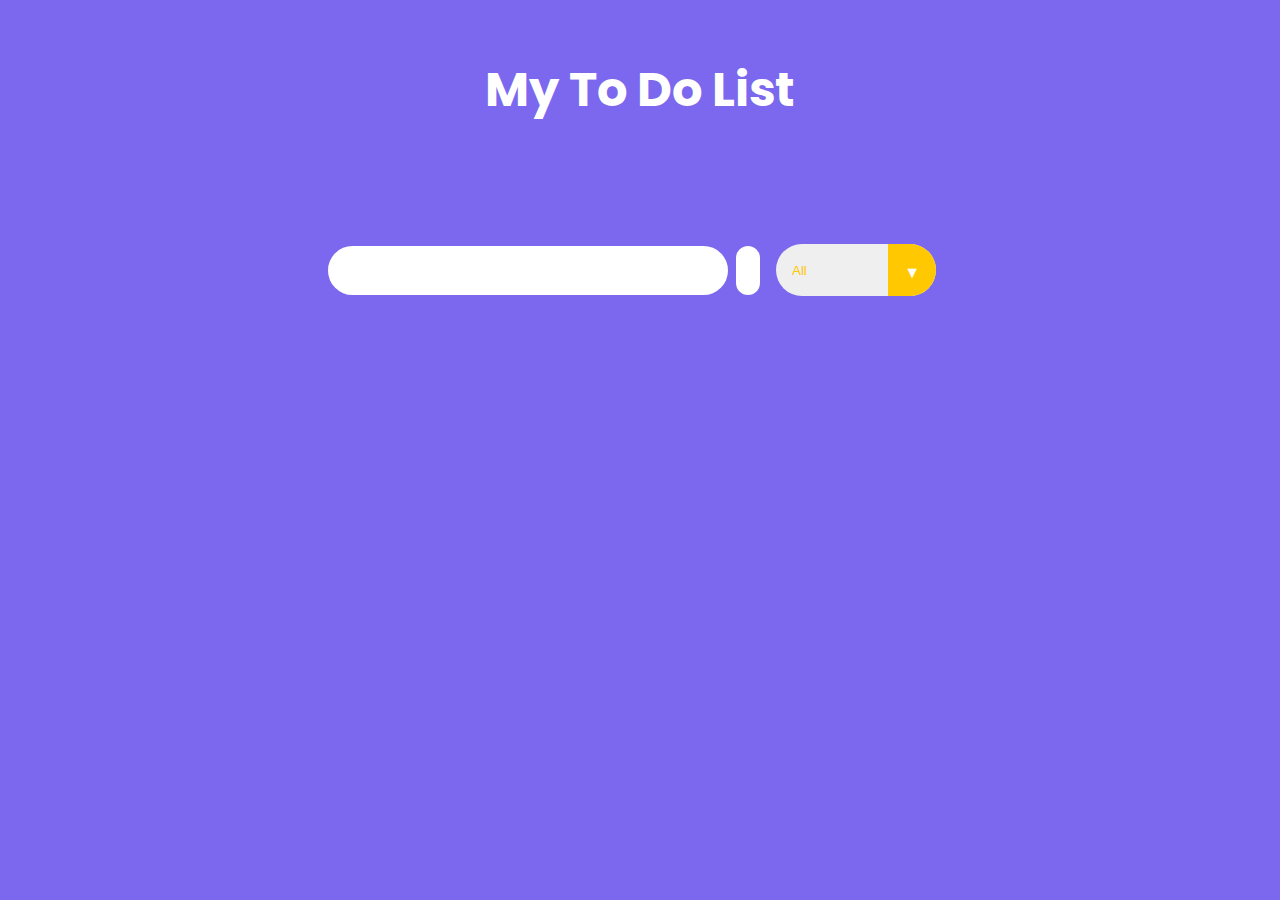
<file: Basic todo app/index.html>
<!DOCTYPE html>
<html lang="en">
<head>
    <meta charset="UTF-8">
    <meta http-equiv="X-UA-Compatible" content="IE=edge">
    <meta name="viewport" content="width=device-width, initial-scale=1.0">
    <!-- Google Fonts -->
    <link rel="preconnect" href="https://fonts.googleapis.com">
    <link rel="preconnect" href="https://fonts.gstatic.com" crossorigin>
    <link href="https://fonts.googleapis.com/css2?family=Poppins&display=swap" rel="stylesheet">
    <!-- Font Awesome cdn css -->
    <link rel="stylesheet" href="https://cdnjs.cloudflare.com/ajax/libs/font-awesome/5.15.3/css/all.min.css" integrity="sha512-iBBXm8fW90+nuLcSKlbmrPcLa0OT92xO1BIsZ+ywDWZCvqsWgccV3gFoRBv0z+8dLJgyAHIhR35VZc2oM/gI1w==" crossorigin="anonymous" referrerpolicy="no-referrer" />
    <link rel="stylesheet" href="./styles.css">
    <title>To Do List</title>
</head>
<body>

    <header>
        <h1>My To Do List</h1>
    </header>
    <form action="">
        <input type="text" class="todo-input">
        <button class="todo-button" type="submit">
            <i class="fas fa-plus-circle fa-lg"></i>
        </button>
        <div class="select">
            <select name="todos" class="filter-todo">
                <option value="all">All</option>
                <option value="completed">Completed</option>
                <option value="incomplete">Incomplete</option>
            </select>
        </div>
    </form>

    <div class="todo-container">
        <ul class="todo-list"></ul>
    </div>

    <script src="./script.js"></script>
    
</body>
</html>
</file>
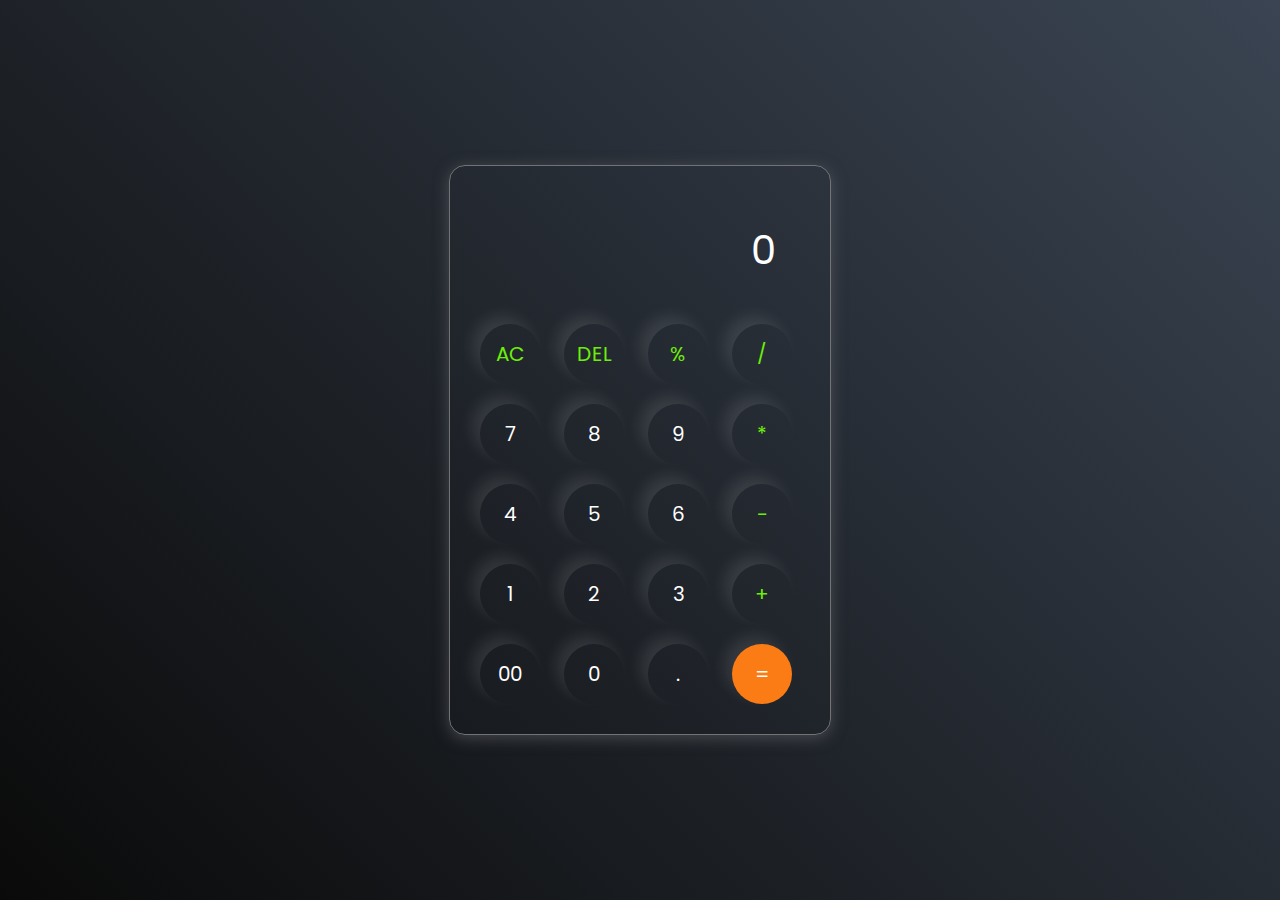
<file: calculator 1/index.html>
<!DOCTYPE html>
<html lang="en">
  <head>
    <meta charset="UTF-8" />
    <meta http-equiv="X-UA-Compatible" content="IE=edge" />
    <meta name="viewport" content="width=device-width, initial-scale=1.0" />
    <link rel="stylesheet" href="style.css" />
    <title>Calculator</title>
  </head>
  <body>
    <div class="container">
      <div class="calculator">
        <input type="text" id="inputBox" placeholder="0" />
        <div>
          <button class="button operator">AC</button>
          <button class="button operator">DEL</button>
          <button class="button operator">%</button>
          <button class="button operator">/</button>
        </div>
        <div>
          <button class="button">7</button>
          <button class="button">8</button>
          <button class="button">9</button>
          <button class="button operator">*</button>
        </div>
        <div>
          <button class="button">4</button>
          <button class="button">5</button>
          <button class="button">6</button>
          <button class="button operator">-</button>
        </div>
        <div>
          <button class="button">1</button>
          <button class="button">2</button>
          <button class="button">3</button>
          <button class="button operator">+</button>
        </div>

        <div>
          <button class="button">00</button>
          <button class="button">0</button>
          <button class="button">.</button>
          <button class="button equalBtn">=</button>
        </div>
      </div>
    </div>

    <script src="script.js"></script>
  </body>
</html>
</file>
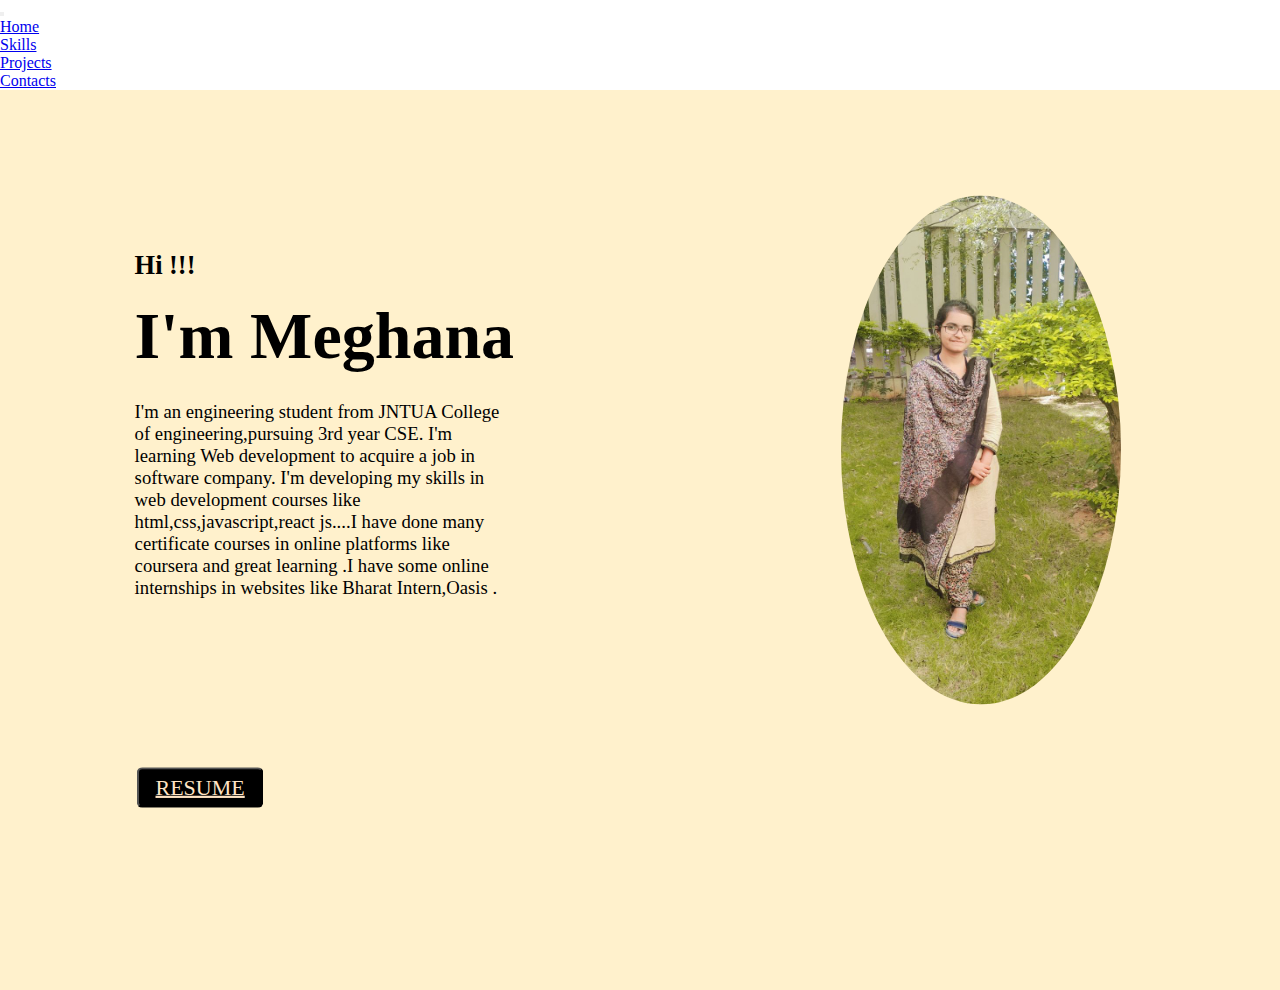
<file: portfolio website/index.html>
<!DOCTYPE html>
<html lang="en">
<head>
    <meta charset="UTF-8">
    <meta name="viewport" content="width=device-width, initial-scale=1.0">
    <title>Portfolio</title>
    <link href="https://cdn.jsdelivr.net/npm/bootstrap@5.3.2/dist/css/bootstrap.min.css" rel="stylesheet" integrity="sha384-T3c6CoIi6uLrA9TneNEoa7RxnatzjcDSCmG1MXxSR1GAsXEV/Dwwykc2MPK8M2HN" crossorigin="anonymous">
    <link rel="stylesheet" href="style.css">
</head>
<body>
    <header class="header_section">
        <div class="container"></div>
        <nav class="navbar navbar-expand-lg bg-body-tertiary">
            <div class="container-fluid">
              <!-- <a class="navbar-brand" href="#">Navbar</a> -->
              <button class="navbar-toggler" type="button" data-bs-toggle="collapse" data-bs-target="#navbarNav" aria-controls="navbarNav" aria-expanded="false" aria-label="Toggle navigation">
                <span class="navbar-toggler-icon"></span>
              </button>
              <div class="collapse navbar-collapse" id="navbarNav">
                <ul class="navbar-nav">
                  <li class="nav-item">
                    <a class="nav-link active" aria-current="page" href="index.html">Home</a>
                  </li>
                  <li class="nav-item">
                    <a class="nav-link" href="#page1">Skills</a>
                  </li>
                  <li class="nav-item">
                    <a class="nav-link" href="#page2">Projects</a>
                  </li>
                  <li class="nav-item">
                    <a class="nav-link " href="#page3">Contacts</a>
                  </li>
                </ul>
              </div>
            </div>
          </nav>
        </header>
        <div id="main">
            <div id="page">
                
              <img src= "./images/my pic.jpg "  style="padding: 95px;border-radius: 50%; height: 699px; width: 470px; margin-left: 1000px;" alt="my logo" >
              <div id="text">
                <h2>Hi !!!</h2>
                <h1>I'm Meghana</h1>
                <h4>I'm an engineering student from JNTUA College of engineering,pursuing 3rd year CSE.
                  I'm learning Web development to acquire
                   a job in software company. I'm developing my skills in web development courses like html,css,javascript,react js....I have done many certificate courses in online platforms like coursera and great learning .I have some online internships in websites like Bharat Intern,Oasis .</h4>
                <div id="buttons">
                  <button id="b2">
                    <a href="./images/resume.png">RESUME</a>
                  </button>
                </div>

              </div>
            </div>
        </div>
  </body>
</html>
</file>
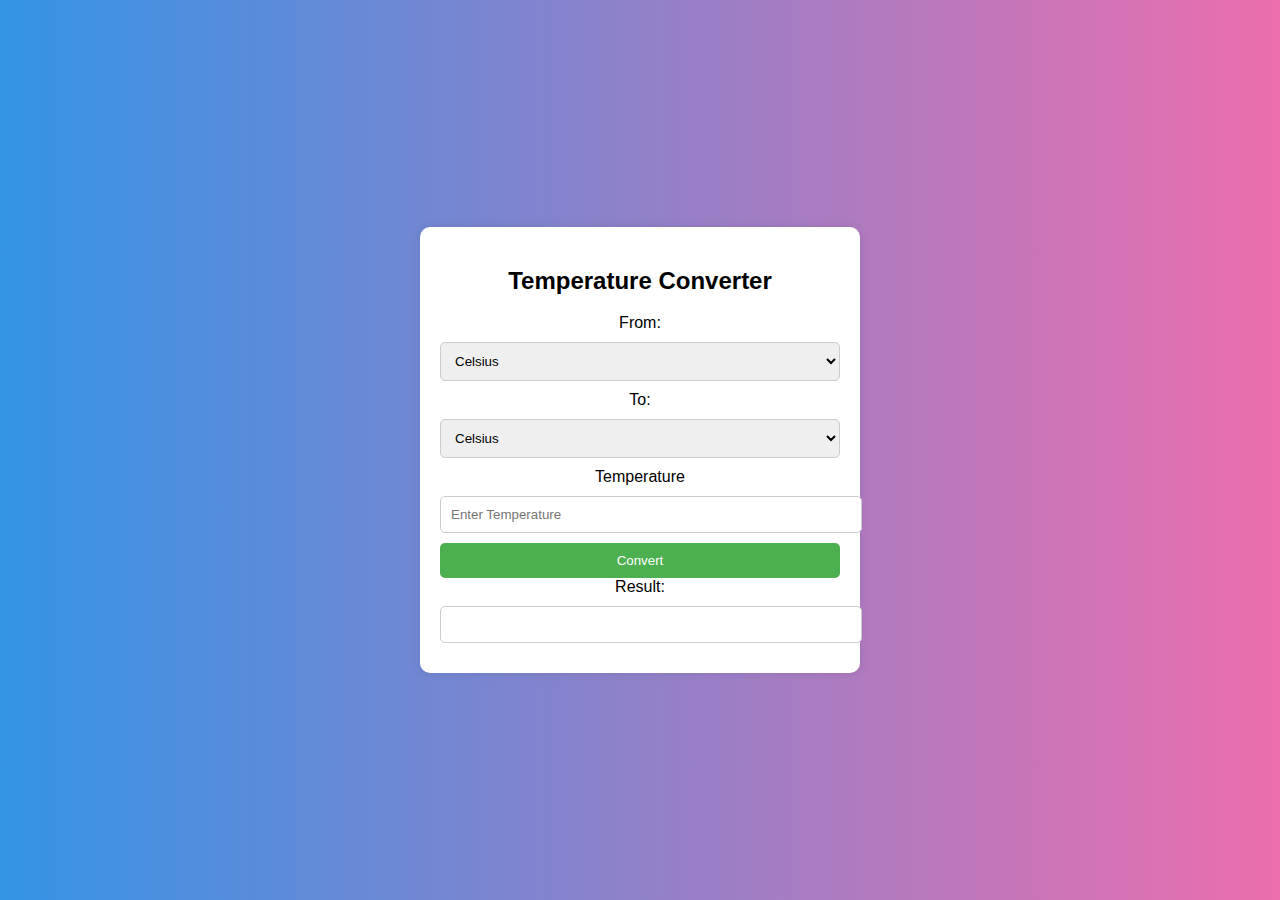
<file: tempareture converter 2/index.html>
<!DOCTYPE html>
<html lang="en">

<head>
    <meta charset="UTF-8">
    <meta name="viewport" content="width=device-width, initial-scale=1.0">
    <title>Temperature Converter</title>
    <link rel="stylesheet" href="style.css">

</head>

<body>
    <div class="converter">
        <h2>Temperature Converter</h2>
        <label for="fromUnit">From:</label>
        <select id="fromUnit">
            <option value="C">Celsius</option>
            <option value="F">Fahrenheit</option>
            <option value="K">Kelvin</option>
        </select>
        <label for="toUnit">To:</label>
        <select id="toUnit">
            <option value="C">Celsius</option>
            <option value="F">Fahrenheit</option>
            <option value="K">Kelvin</option>
        </select>
        <label for="temperature">Temperature</label>
        <input type="number" id="temperature" placeholder="Enter Temperature">
        <button onclick="convert()">Convert</button>
        <label for="result">Result:</label>
        <input type="text" id="result" readonly>
    </div>  
    <script src="script.js"></script>
</body>

</html>
</file>
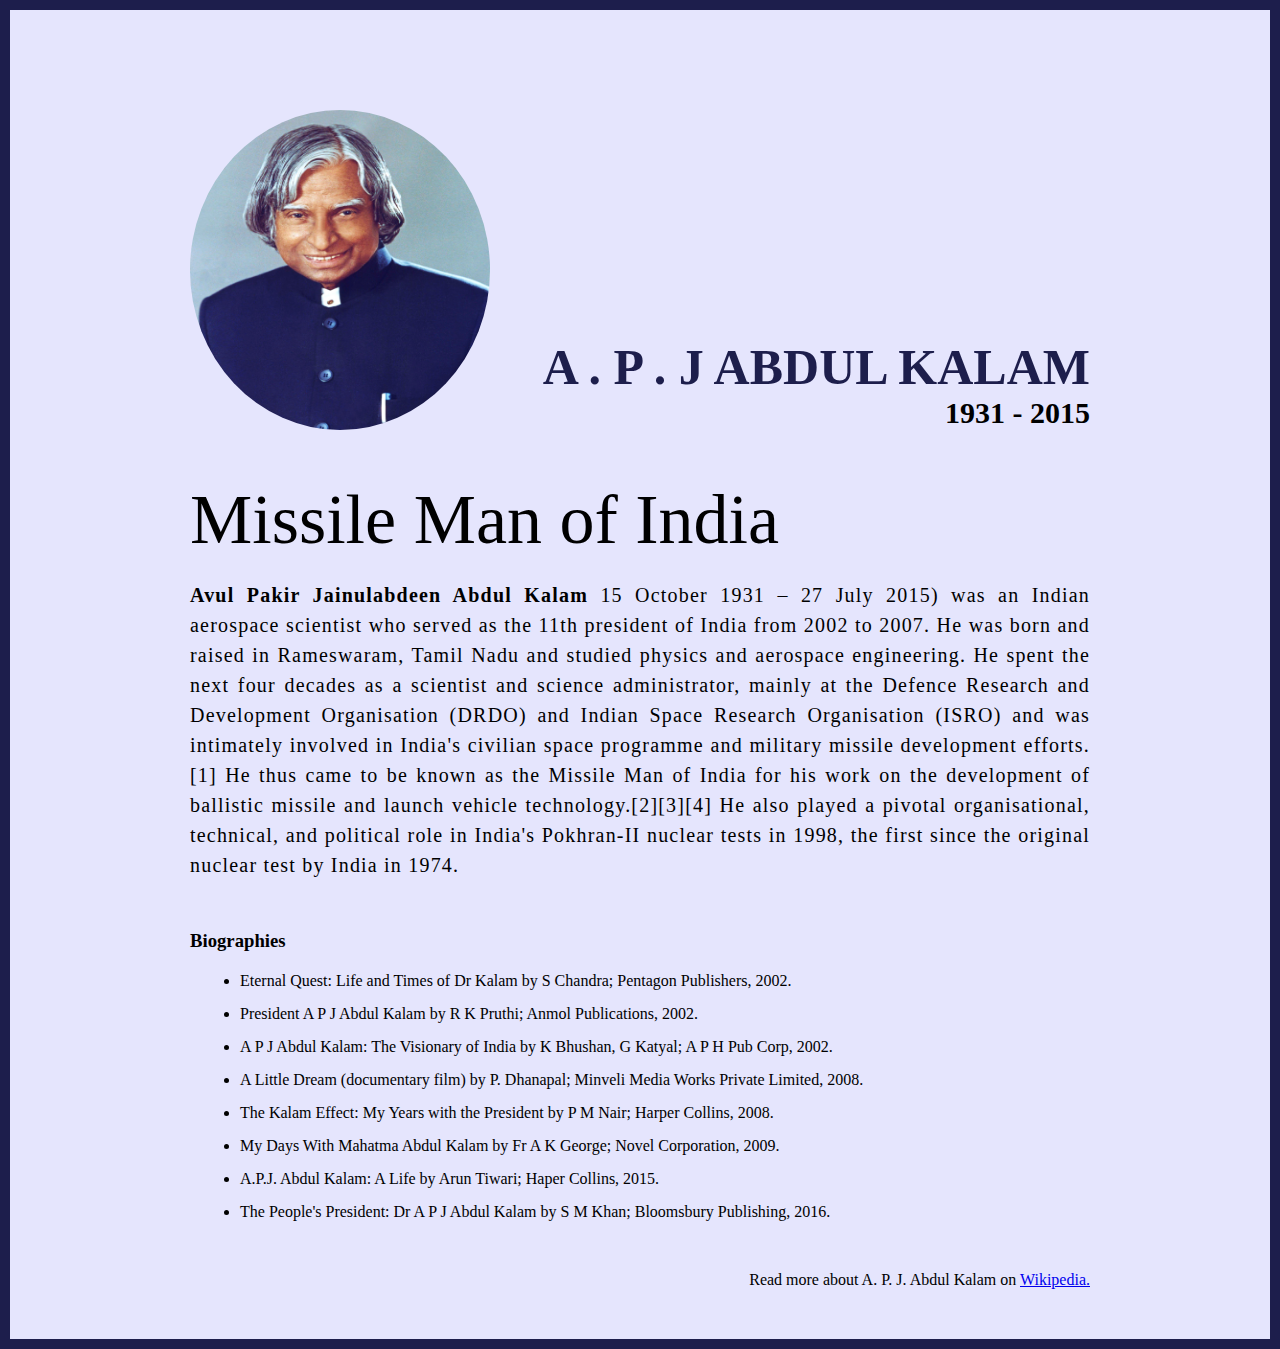
<file: tribute page/index.html>
<!DOCTYPE html>
<html lang="en">
  <head>
    <meta charset="UTF-8" />

    <meta http-equiv="X-UA-Compatible" content="IE=edge" />

    <meta name="viewport" content="width=device-width, initial-scale=1.0" />
    <title>The Tribute Website | A.P. J Abdul Kalam</title>
    <link rel="stylesheet" href="style.css" />
  </head>
  <body>
    <div class="container">
      <div class="content">
        <section class="top_section">
          <div class="image_container">
            <img src="./images/apj.jpg" alt="tribute" />
          </div>
          <div>
            <h1>A . P . J Abdul Kalam</h1>
            <h4>1931 - 2015</h4>
          </div>
        </section>
        <section class="about_section">
          <h2>Missile Man of India</h2>
          <p>
            <b>Avul Pakir Jainulabdeen Abdul Kalam</b> 15 October 1931 – 27 July
            2015) was an Indian aerospace scientist who served as the 11th
            president of India from 2002 to 2007. He was born and raised in
            Rameswaram, Tamil Nadu and studied physics and aerospace
            engineering. He spent the next four decades as a scientist and
            science administrator, mainly at the Defence Research and
            Development Organisation (DRDO) and Indian Space Research
            Organisation (ISRO) and was intimately involved in India's civilian
            space programme and military missile development efforts.[1] He thus
            came to be known as the Missile Man of India for his work on the
            development of ballistic missile and launch vehicle
            technology.[2][3][4] He also played a pivotal organisational,
            technical, and political role in India's Pokhran-II nuclear tests in
            1998, the first since the original nuclear test by India in 1974.
          </p>
        </section>
        <section class="biography_section">
          <h3>Biographies</h3>
          <ul>
            <li>
              Eternal Quest: Life and Times of Dr Kalam by S Chandra; Pentagon
              Publishers, 2002.
            </li>
            <li>
              President A P J Abdul Kalam by R K Pruthi; Anmol Publications,
              2002.
            </li>
            <li>
              A P J Abdul Kalam: The Visionary of India by K Bhushan, G Katyal;
              A P H Pub Corp, 2002.
            </li>
            <li>
              A Little Dream (documentary film) by P. Dhanapal; Minveli Media
              Works Private Limited, 2008.
            </li>
            <li>
              The Kalam Effect: My Years with the President by P M Nair; Harper
              Collins, 2008.
            </li>
            <li>
              My Days With Mahatma Abdul Kalam by Fr A K George; Novel
              Corporation, 2009.
            </li>
            <li>
              A.P.J. Abdul Kalam: A Life by Arun Tiwari; Haper Collins, 2015.
            </li>
            <li>
              The People's President: Dr A P J Abdul Kalam by S M Khan;
              Bloomsbury Publishing, 2016.
            </li>
          </ul>
        </section>
        <footer>
          <p>
            Read more about A. P. J. Abdul Kalam on
            <a href="https://en.wikipedia.org/wiki/A._P._J._Abdul_Kalam"
              >Wikipedia.</a
            >
          </p>
        </footer>
      </div>
    </div>
  </body>
</html>
</file>
<file: Basic todo app/styles.css>
* {
    margin: 0;
    padding: 0;
    box-sizing: border-box;
}

body {
    background-color: mediumslateblue;
    color: white;
    font-family: "Poppins", sans-serif;
    min-height: 100vh;
}

header {
    font-size: 1.5rem;
}

header, 
form {
    min-height: 20vh;
    display: flex;
    justify-content: center;
    align-items: center;
}

form input, 
form button {
    padding: 0.5rem;
    padding-left: 1rem;
    font-size: 1.8rem;
    border: none;
    background: white;
    border-radius: 2rem;
}

form button {
    color: rgb(255, 200, 0);
    background: white;
    cursor: pointer;
    transition: all 0.3 ease;
    margin-left: 0.5rem;
}

form button:hover {
    color: white;
    background: rgb(255, 200, 0);
}

.fa-plus-circle {
    margin-top: 0.3rem;
    margin-left: -8px;
}

.todo-container {
    display: flex;
    justify-content: center;
    align-items: center;
}

.todo-list {
    min-width: 30%;
    list-style: none;
}

.todo {
    margin: 0.5rem;
    padding-left: 0.5rem;
    background: white;
    color: black;
    font-size: 1.5rem;
    display: flex;
    justify-content: space-between;
    align-items: center;
    transition: 0.5s;
    border-radius: 2rem;
}

.todo li {
    flex: 1;
}

.trash-btn, 
.complete-btn {
    color: white;
    border: none;
    padding: 1rem;
    cursor: pointer;
    font-size: 1.5rem;
}

.complete-btn {
    background: rgb(255, 200, 0);
}

.trash-btn {
    border-top-right-radius: 1.75rem;
    border-bottom-right-radius: 1.75rem;
    background: rgb(171, 171, 171);
}

.todo-item {
    padding: 0rem 0.5rem;
}

.fa-trash, 
.fa-check-circle {
    pointer-events: none;
}

.completed {
    text-decoration: line-through;
    opacity: 0.5;
}

.slide {
    transform: translateX(10rem);
    opacity: 0;
}

select {
    -webkit-appearance: none;
    -moz-appearance: none;
    appearance: none;
    outline: none;
    border: none;
}

.select {
    margin: 1rem;
    position: relative;
    overflow: hidden;
    border-radius: 50px;
}

select {
    color:rgb(255, 200, 0);
    width: 10rem;
    height: 3.2rem;
    cursor: pointer;
    padding: 1rem;
}

.select::after {
    content: "\25BC";
    position: absolute;
    background:rgb(255, 200, 0);
    top: 0;
    right: 0;
    padding: 1rem;
    pointer-events: none;
    transition: all 0.3s ease;
}

.select::hover::after {
    background: white;
    color: rgb(255, 200, 0);
}
</file>
<file: calculator 1/style.css>
@import url('https://fonts.googleapis.com/css2?family=Poppins:wght@500&display=swap');

*{
    margin: 0;
    padding: 0;
    box-sizing: border-box;
    font-family: 'Poppins', sans-serif;
}

body{
    width: 100%;
    height: 100vh;
    display: flex;
    justify-content: center;
    align-items: center;
   background: linear-gradient(45deg, #0a0a0a, #3a4452);

}

.calculator{
    border: 1px solid #717377;
    padding: 20px;
    border-radius: 16px;
    background: transparent;
    box-shadow: 0px 3px 15px rgba(113, 115, 119, 0.5);

}

input{
    width: 320px;
    border: none;
    padding: 24px;
    margin: 10px;
    background: transparent;
    box-shadow: 0px 3px 15px rgbs(84, 84, 84, 0.1);
    font-size: 40px;
    text-align: right;
    cursor: pointer;
    color: #ffffff;
}

input::placeholder{
    color: #ffffff;
}

button{
    border: none;
    width: 60px;
    height: 60px;
    margin: 10px;
    border-radius: 50%;
    background: transparent;
    color: #ffffff;
    font-size: 20px;
    box-shadow: -8px -8px 15px rgba(255, 255, 255, 0.1);
    cursor: pointer;
}

.equalBtn{
    background-color: #fb7c14;
}

.operator{
    color: #6dee0a;
}
</file>
<file: portfolio website/style.css>
*{
    margin: 0%;
    padding: 0%;
    box-sizing: border-box;
    font-family: montserrat;

}
html,body{
    height: 100%;
    width: 100%;
}
#main{
    position: relative;
    overflow: hidden;
}
#page{
    position: relative;
    height: 100vh;
    width: 100vw;
    background-color:rgb(255, 241, 204);
}
#page>img{
    position: absolute;
    right: 5%;
    top: 40%;
    transform: translateY(-50%);
    width: 50%;
}
#page>#nav{
    display: flex;
    align-items: center;
    justify-content: space-between;
    padding: 0px 30px;
    position: absolute;
}
#center-nav{
    display: flex;
    gap: 20px;
    text-align: center;
}
#center-nav>a{
    text-decoration: none;
    color: #000;
    font-family: 'Lucida Sans', 'Lucida Sans Regular', 'Lucida Grande', 'Lucida Sans Unicode', Geneva, Verdana, sans-serif;
    font-size: 18px;
    text-align: center;
}
#nav>input{
    padding: 10px 5px;
    border-radius: 10px;
    border: 1px solid white;
    text-transform: uppercase;
}
#text{
    padding: 30px 50px;
    position: relative;
    top: 18%;
    left: 8%;
    height: 75%;
    width: 35%;
    scale: 1.1;
}
#text>h1{
    font-size: 60px;
    line-height: 1;
    margin-top: 20px;
}
#text>h4{
    margin-top: 30px;
    color: #000;
    font-size: 17px;
    font-weight: 500;
}

#buttons{
    position: absolute;
    left: 0%;
    bottom: 18%;
    height: 20%;
    width: 100%;
}
#buttons>button>{
    padding: 10px 22px;
    border-radius: 10px;
    border: none;
    font-weight: 500;

}
#buttons>button>a{
    font-size: 20px;
    color: bisque;
}
#buttons>#b2{
    margin-top: 80px;
    margin-left: 52px;
    background-color: black;
    padding-left: 15px;
    padding-right: 15px;
    padding-top: 5px;
    padding-bottom: 5px;
    border-radius: 5px;
}
</file>
<file: tempareture converter 2/style.css>
body{
    font-family: Arial, Helvetica, sans-serif;
    display: flex;
    align-items: center;
    justify-content: center;
    height: 100vh;
    margin: 0;
    background: linear-gradient(to right, #3494e6, #ec6ead);
}

.converter{
    text-align: center;
    max-width: 400px;
    margin: auto;
    padding: 20px;
    background-color: #ffffff;
    border-radius: 10px;
    box-shadow: 0 0 10px rgba(0,0,0,0.1);

}
select, input{
    width: 100%;
    padding: 10px;
    margin: 10px 0;
    border: 1px solid #ccc;
    border-radius: 5px;
    outline: none;
}

button{
    background-color: #4CAF50;
    color: white;
    padding: 10px;
    border: none;
    width: 100%;
    cursor: pointer;
    border-radius: 5px;
}

button:hover{
    background-color: #45a049;
}
#result{
    width: 100%;
    padding: 10px;
    margin-top: 10px;
    border: 1px solid #ccc;
    border-radius: 5px;
    outline: none;
    font-weight: bold;
    color: #333;
}

@media screen and (max-width:500px){
    .converter{
        width: 90%;
    }
}

@keyframes fadeIn{
    from{
        opacity: 0;
    }
    to{
        opacity: 1;
    }
    h2{
        color: #333;
        animation: fadeIn 1s ease-in-out;
    }
}
</file>
<file: tribute page/style.css>
* {
    margin: 0;
    padding: 0;
    box-sizing: border-box;
  }
  
  .container {
    background-color: #e5e5fd;
    min-height: 100vh;
    border: 10px solid #1d1e4c;
  }
  
  .content {
    max-width: 900px;
    margin: 0 auto;
  }
  .top_section {
    margin-top: 100px;
    display: flex;
    justify-content: space-between;
    align-items: flex-end;
  }
  .top_section h1 {
    font-size: 50px;
    font-weight: bold;
    color: #1d1e4c;
    text-transform: uppercase;
  }
  .top_section h4 {
    font-size: 30px;
    text-align: end;
  }
  
  .image_container {
    border-radius: 50%;
    overflow: hidden;
  }
  
  .image_container,
  img {
    width: 300px;
    height: 320px;
  }
  .about_section {
    margin-top: 50px;
  }
  .about_section h2 {
    font-size: 70px;
    font-weight: 400;
    margin-bottom: 20px;
  }
  .about_section p {
    font-size: 20px;
    line-height: 30px;
    letter-spacing: 1.2px;
    text-align: justify;
  }
  .biography_section {
    margin: 50px 0;
  }
  .biography_section h3 {
    margin-bottom: 20px;
  }
  .biography_section ul {
    margin-left: 50px;
  }
  .biography_section li {
    margin-bottom: 15px;
  }
  
  footer {
    margin: 50px 0;
  }
  footer p {
    text-align: end;
  }
</file>
